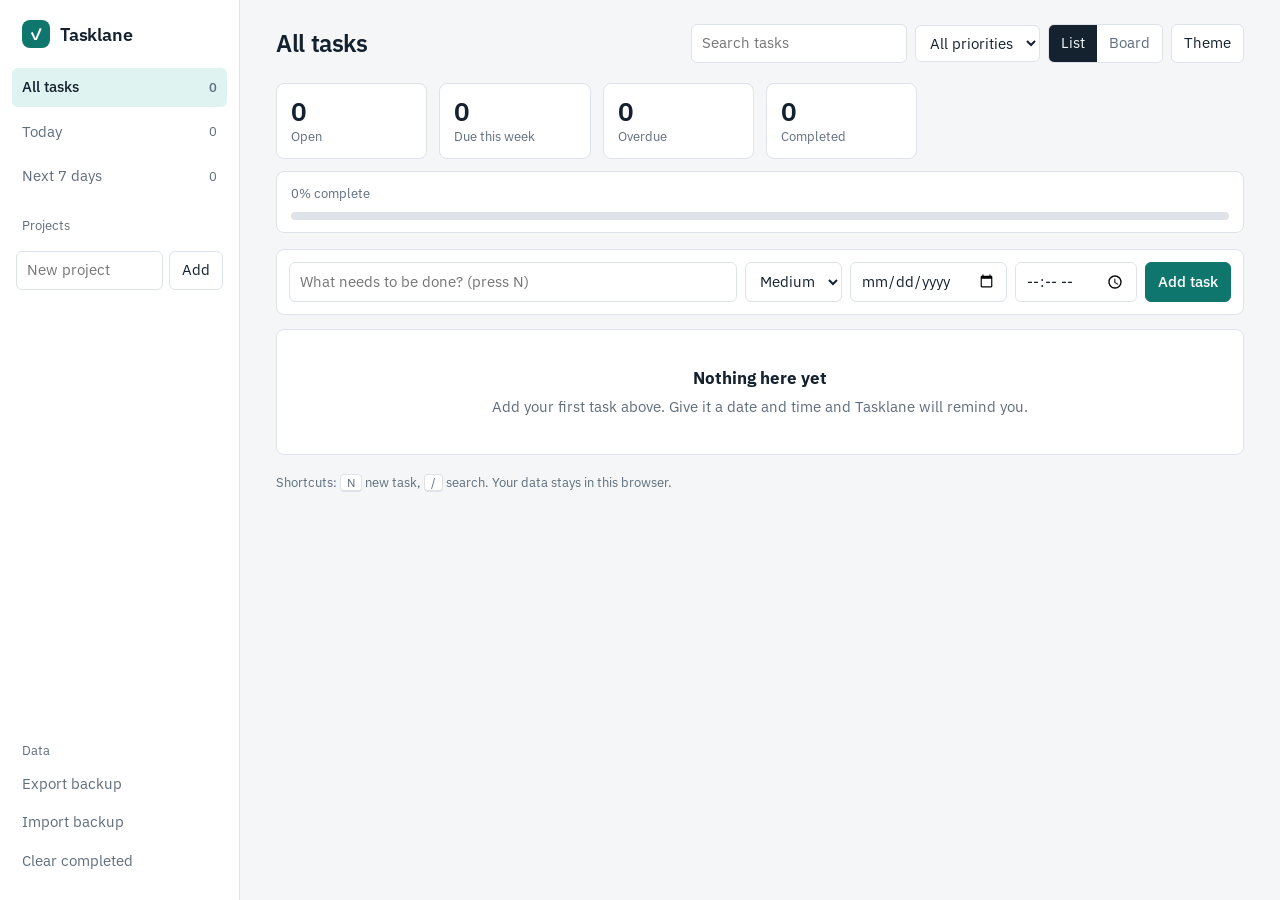
<file: index.html>
<!DOCTYPE html>
<html lang="en">
<head>
<meta charset="utf-8">
<meta name="viewport" content="width=device-width, initial-scale=1, viewport-fit=cover">
<title>Tasklane | Task Manager</title>
<meta name="description" content="Tasklane is a fast, private task manager with projects, due dates and times, reminders, and a drag-and-drop board.">
<meta name="theme-color" content="#0f766e">
<link rel="stylesheet" href="https://fonts.googleapis.com/css2?family=IBM+Plex+Sans:wght@400;500;600&display=swap">
<link rel="stylesheet" href="style.css">
</head>
<body>
<div class="app">
<aside id="side"></aside>
<main>
<header class="top">
<h1 id="title"></h1>
<div class="tools">
<input id="q" type="search" placeholder="Search tasks" aria-label="Search tasks">
<select id="pf" aria-label="Filter by priority"><option value="">All priorities</option><option value="high">High</option><option value="med">Medium</option><option value="low">Low</option></select>
<div class="seg" role="group" aria-label="View"><button id="vl">List</button><button id="vb">Board</button></div>
<button class="btn" id="th" aria-label="Toggle theme">Theme</button>
</div>
</header>
<section class="stats" id="stats"></section>
<form class="quick" id="quick"><input id="qt" placeholder="What needs to be done? (press N)" aria-label="New task title" required><select id="qr" aria-label="Priority"><option value="med">Medium</option><option value="high">High</option><option value="low">Low</option></select><input id="qd" type="date" aria-label="Due date"><input id="qm" type="time" aria-label="Due time"><button class="btn pri">Add task</button></form>
<div id="view"></div>
<p class="hint">Shortcuts: <kbd>N</kbd> new task, <kbd>/</kbd> search. Your data stays in this browser.</p>
</main>
</div>
<dialog id="dlg"><form id="f" method="dialog">
<h2 id="dh">Edit task</h2>
<label for="fT">Title</label><input id="fT" required>
<label for="fN">Notes</label><textarea id="fN" rows="3"></textarea>
<div class="two"><div><label for="fP">Project</label><select id="fP"></select></div><div><label for="fS">Status</label><select id="fS"><option value="todo">To do</option><option value="doing">In progress</option><option value="done">Done</option></select></div></div>
<div class="three"><div><label for="fR">Priority</label><select id="fR"><option value="high">High</option><option value="med">Medium</option><option value="low">Low</option></select></div><div><label for="fD">Due date</label><input id="fD" type="date"></div><div><label for="fM">Due time</label><input id="fM" type="time"></div></div>
<div class="acts"><button type="button" class="btn" id="del">Delete task</button><span><button type="button" class="btn" id="cn">Cancel</button> <button class="btn pri">Save task</button></span></div>
</form></dialog>
<div id="toast" role="status" hidden></div>
<script src="script.js"></script>
</body>
</html>
</file>
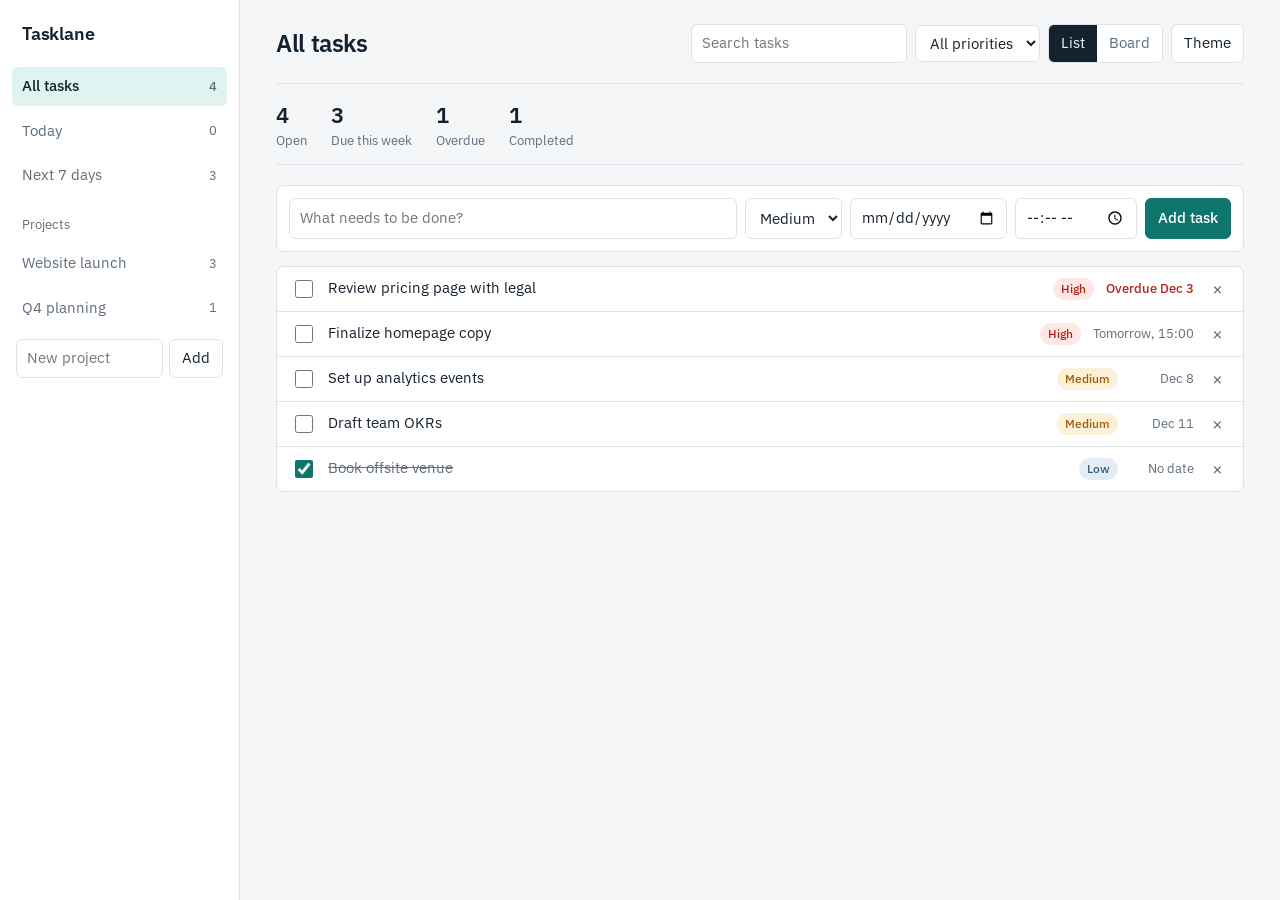
<file: tasklane/index.html>
<!DOCTYPE html>
<html lang="en">
<head>
<meta charset="utf-8">
<meta name="viewport" content="width=device-width, initial-scale=1, viewport-fit=cover">
<title>Tasklane</title>
<link rel="stylesheet" href="https://fonts.googleapis.com/css2?family=IBM+Plex+Sans:wght@400;500;600&display=swap">
<link rel="stylesheet" href="style.css">
</head>
<body>
<div class="app">
<aside id="side"></aside>
<main>
<header class="top">
<h1 id="title"></h1>
<div class="tools">
<input id="q" type="search" placeholder="Search tasks" aria-label="Search tasks">
<select id="pf" aria-label="Filter by priority"><option value="">All priorities</option><option value="high">High</option><option value="med">Medium</option><option value="low">Low</option></select>
<div class="seg" role="group" aria-label="View"><button id="vl">List</button><button id="vb">Board</button></div>
<button class="btn" id="th" aria-label="Toggle theme">Theme</button>
</div>
</header>
<section class="stats" id="stats"></section>
<form class="quick" id="quick"><input id="qt" placeholder="What needs to be done?" aria-label="New task title" required><select id="qr" aria-label="Priority"><option value="med">Medium</option><option value="high">High</option><option value="low">Low</option></select><input id="qd" type="date" aria-label="Due date"><input id="qm" type="time" aria-label="Due time"><button class="btn pri">Add task</button></form>
<div id="view"></div>
</main>
</div>
<dialog id="dlg"><form id="f" method="dialog">
<h2 id="dh">Edit task</h2>
<label for="fT">Title</label><input id="fT" required>
<label for="fN">Notes</label><textarea id="fN" rows="3"></textarea>
<div class="two"><div><label for="fP">Project</label><select id="fP"></select></div><div><label for="fS">Status</label><select id="fS"><option value="todo">To do</option><option value="doing">In progress</option><option value="done">Done</option></select></div></div>
<div class="three"><div><label for="fR">Priority</label><select id="fR"><option value="high">High</option><option value="med">Medium</option><option value="low">Low</option></select></div><div><label for="fD">Due date</label><input id="fD" type="date"></div><div><label for="fM">Due time</label><input id="fM" type="time"></div></div>
<div class="acts"><button type="button" class="btn" id="del">Delete task</button><span><button type="button" class="btn" id="cn">Cancel</button> <button class="btn pri">Save task</button></span></div>
</form></dialog>
<div id="toast" role="status" hidden></div>
<script src="script.js"></script>
</body>
</html>
</file>
<file: style.css>
:root{--bg:#f4f6f8;--panel:#fff;--ink:#14212e;--mute:#5f6e7d;--line:#dde3e9;--acc:#0f766e;--acc-ink:#fff;--acc-soft:#dff3f0;--hi:#b42318;--hi-bg:#fde8e6;--md:#a15c07;--md-bg:#fdf0d9;--lo:#3b5b7a;--lo-bg:#e4edf5;
box-sizing:border-box;padding-top:env(safe-area-inset-top,0px);padding-bottom:env(safe-area-inset-bottom,0px)}
@media (prefers-color-scheme:dark){:root:not([data-theme="light"]){--bg:#0f1720;--panel:#17212c;--ink:#e8eef4;--mute:#92a1b0;--line:#27333f;--acc:#2dd4bf;--acc-ink:#06201d;--acc-soft:#123530;--hi:#ff8a7d;--hi-bg:#3a1b19;--md:#f2b866;--md-bg:#3a2a10;--lo:#8fb4d9;--lo-bg:#1b2c3d}}
:root[data-theme="dark"]{--bg:#0f1720;--panel:#17212c;--ink:#e8eef4;--mute:#92a1b0;--line:#27333f;--acc:#2dd4bf;--acc-ink:#06201d;--acc-soft:#123530;--hi:#ff8a7d;--hi-bg:#3a1b19;--md:#f2b866;--md-bg:#3a2a10;--lo:#8fb4d9;--lo-bg:#1b2c3d}
*{box-sizing:border-box}
html{scroll-padding-top:env(safe-area-inset-top,0px)}
body{margin:0;background:var(--bg);color:var(--ink);font:15px/1.5 "IBM Plex Sans",system-ui,-apple-system,Segoe UI,sans-serif}
button,input,select,textarea{font:inherit;color:inherit}
button{cursor:pointer}
:focus-visible{outline:2px solid var(--acc);outline-offset:2px}
.app{display:grid;grid-template-columns:240px 1fr;min-height:100vh}
aside{background:var(--panel);border-right:1px solid var(--line);padding:20px 12px;display:flex;flex-direction:column;gap:6px}
.brand{font-weight:600;font-size:18px;padding:0 10px 14px;letter-spacing:-.01em}
.nav{display:flex;justify-content:space-between;align-items:center;width:100%;border:0;background:none;text-align:left;padding:8px 10px;border-radius:6px;color:var(--mute)}
.nav:hover{background:var(--bg)}
.nav.on{background:var(--acc-soft);color:var(--ink);font-weight:500}
.nav small{color:var(--mute)}
.side-h{padding:14px 10px 4px;color:var(--mute);font-size:13px}
.addp{display:flex;gap:6px;padding:6px 4px}
.addp input{flex:1;min-width:0}
main{padding:24px clamp(16px,3vw,36px);min-width:0}
header.top{display:flex;flex-wrap:wrap;gap:12px;align-items:center;justify-content:space-between}
h1{margin:0;font-size:24px;font-weight:600;letter-spacing:-.015em}
.tools{display:flex;flex-wrap:wrap;gap:8px;align-items:center}
input,select,textarea{background:var(--panel);border:1px solid var(--line);border-radius:6px;padding:7px 10px}
.btn{border:1px solid var(--line);background:var(--panel);border-radius:6px;padding:7px 12px}
.btn.pri{background:var(--acc);border-color:var(--acc);color:var(--acc-ink);font-weight:500}
.seg{display:inline-flex;border:1px solid var(--line);border-radius:6px;overflow:hidden}
.seg button{border:0;background:var(--panel);padding:7px 12px;color:var(--mute)}
.seg button.on{background:var(--ink);color:var(--bg)}
.stats{display:flex;flex-wrap:wrap;gap:24px;margin:20px 0;padding:14px 0;border-block:1px solid var(--line)}
.stats div{display:flex;flex-direction:column}
.stats b{font-size:22px;font-weight:600}
.stats span{color:var(--mute);font-size:13px}
.list{background:var(--panel);border:1px solid var(--line);border-radius:8px;overflow:hidden}
.row{display:grid;grid-template-columns:auto 1fr auto auto auto;gap:12px;align-items:center;padding:10px 14px;border-bottom:1px solid var(--line)}
.row:last-child{border-bottom:0}
.row:hover{background:var(--bg)}
.t{background:none;border:0;text-align:left;padding:0;min-width:0;overflow:hidden;text-overflow:ellipsis;white-space:nowrap}
.done .t{text-decoration:line-through;color:var(--mute)}
.chk{width:18px;height:18px;accent-color:var(--acc)}
.tag{font-size:12px;padding:2px 8px;border-radius:99px;font-weight:500}
.p-high{background:var(--hi-bg);color:var(--hi)}.p-med{background:var(--md-bg);color:var(--md)}.p-low{background:var(--lo-bg);color:var(--lo)}
.due{color:var(--mute);font-size:13px;min-width:64px;text-align:right}
.due.late{color:var(--hi);font-weight:500}
.x{border:0;background:none;color:var(--mute);font-size:18px;line-height:1;padding:2px 6px;border-radius:4px}
.x:hover{color:var(--hi)}
.quick{display:flex;flex-wrap:wrap;gap:8px;margin:0 0 14px;padding:12px;background:var(--panel);border:1px solid var(--line);border-radius:8px}
.quick #qt{flex:1 1 240px;min-width:0}
.three{display:grid;grid-template-columns:1fr 1fr 1fr;gap:10px}
#toast{position:fixed;right:16px;bottom:calc(16px + env(safe-area-inset-bottom,0px));background:var(--ink);color:var(--bg);padding:12px 16px;border-radius:8px;max-width:320px;box-shadow:0 6px 24px rgba(0,0,0,.25)}
#toast[hidden]{display:none}
.board{display:grid;grid-template-columns:repeat(3,minmax(220px,1fr));gap:14px;overflow-x:auto}
.col{background:var(--panel);border:1px solid var(--line);border-radius:8px;padding:10px;min-height:200px}
.col.over{outline:2px dashed var(--acc)}
.col h3{margin:2px 4px 10px;font-size:14px;font-weight:600;display:flex;justify-content:space-between}
.col h3 span{color:var(--mute);font-weight:400}
.card{background:var(--bg);border:1px solid var(--line);border-radius:6px;padding:10px;margin-bottom:8px;cursor:grab}
.card .t{white-space:normal;display:block;width:100%;margin-bottom:8px}
.card div{display:flex;justify-content:space-between;align-items:center}
.empty{padding:36px 16px;text-align:center;color:var(--mute)}
dialog{border:1px solid var(--line);border-radius:10px;background:var(--panel);color:var(--ink);padding:22px;width:min(540px,94vw)}
dialog::backdrop{background:rgba(10,18,26,.5)}
dialog h2{margin:0 0 14px;font-size:18px}
label{display:block;font-size:13px;color:var(--mute);margin:10px 0 4px}
dialog input,dialog select,dialog textarea{width:100%}
.two{display:grid;grid-template-columns:1fr 1fr;gap:10px}
.acts{display:flex;justify-content:space-between;margin-top:18px}
@media(max-width:760px){.app{grid-template-columns:1fr}aside{border-right:0;border-bottom:1px solid var(--line);flex-direction:row;flex-wrap:wrap;align-items:center}.brand{padding:0 8px}.side-h,.addp{display:none}.nav{width:auto}.row{grid-template-columns:auto 1fr auto auto}.row .tag{display:none}.board{grid-template-columns:repeat(3,260px)}}

.brand{display:flex;align-items:center;gap:10px}
.brand::before{content:"\2713";display:grid;place-items:center;width:28px;height:28px;border-radius:8px;background:var(--acc);color:var(--acc-ink);font-size:16px}
.stats{display:grid;grid-template-columns:repeat(auto-fit,minmax(140px,1fr));gap:12px;padding:0;border:0;margin:20px 0 16px}
.stats div{background:var(--panel);border:1px solid var(--line);border-radius:8px;padding:12px 14px}
.stats b{font-size:26px;line-height:1.2}
.stats .prog{grid-column:1/-1}
.prog i{display:block;height:8px;border-radius:99px;background:var(--line);overflow:hidden;margin-top:8px}
.prog u{display:block;height:100%;background:var(--acc);border-radius:99px;transition:width .35s ease}
.prow{display:flex;align-items:center}
.prow .nav{flex:1;min-width:0}
.prow .px{opacity:0}
.prow:hover .px,.prow .px:focus{opacity:1}
.data{margin-top:auto;padding-top:16px}
.empty b{display:block;color:var(--ink);font-size:17px;margin-bottom:4px}
.empty-col{color:var(--mute);text-align:center;border:1px dashed var(--line);border-radius:6px;padding:18px 8px;margin:0 0 8px;font-size:13px}
.card{transition:border-color .15s,box-shadow .15s}
.card:hover{border-color:var(--acc);box-shadow:0 2px 10px rgba(0,0,0,.08)}
.row{transition:background .15s}
.hint{color:var(--mute);font-size:13px;margin:18px 0 0}
kbd{font:inherit;font-size:12px;border:1px solid var(--line);border-bottom-width:2px;border-radius:4px;padding:0 6px;background:var(--panel)}
#toast button{margin-left:10px;background:none;border:0;color:inherit;text-decoration:underline;font-weight:600;padding:0}
@media(max-width:760px){.data{display:none}.three{grid-template-columns:1fr}}
@media(prefers-reduced-motion:reduce){*{transition:none!important}}
</file>
<file: tasklane/style.css>
:root{--bg:#f4f6f8;--panel:#fff;--ink:#14212e;--mute:#5f6e7d;--line:#dde3e9;--acc:#0f766e;--acc-ink:#fff;--acc-soft:#dff3f0;--hi:#b42318;--hi-bg:#fde8e6;--md:#a15c07;--md-bg:#fdf0d9;--lo:#3b5b7a;--lo-bg:#e4edf5;
box-sizing:border-box;padding-top:env(safe-area-inset-top,0px);padding-bottom:env(safe-area-inset-bottom,0px)}
@media (prefers-color-scheme:dark){:root:not([data-theme="light"]){--bg:#0f1720;--panel:#17212c;--ink:#e8eef4;--mute:#92a1b0;--line:#27333f;--acc:#2dd4bf;--acc-ink:#06201d;--acc-soft:#123530;--hi:#ff8a7d;--hi-bg:#3a1b19;--md:#f2b866;--md-bg:#3a2a10;--lo:#8fb4d9;--lo-bg:#1b2c3d}}
:root[data-theme="dark"]{--bg:#0f1720;--panel:#17212c;--ink:#e8eef4;--mute:#92a1b0;--line:#27333f;--acc:#2dd4bf;--acc-ink:#06201d;--acc-soft:#123530;--hi:#ff8a7d;--hi-bg:#3a1b19;--md:#f2b866;--md-bg:#3a2a10;--lo:#8fb4d9;--lo-bg:#1b2c3d}
*{box-sizing:border-box}
html{scroll-padding-top:env(safe-area-inset-top,0px)}
body{margin:0;background:var(--bg);color:var(--ink);font:15px/1.5 "IBM Plex Sans",system-ui,-apple-system,Segoe UI,sans-serif}
button,input,select,textarea{font:inherit;color:inherit}
button{cursor:pointer}
:focus-visible{outline:2px solid var(--acc);outline-offset:2px}
.app{display:grid;grid-template-columns:240px 1fr;min-height:100vh}
aside{background:var(--panel);border-right:1px solid var(--line);padding:20px 12px;display:flex;flex-direction:column;gap:6px}
.brand{font-weight:600;font-size:18px;padding:0 10px 14px;letter-spacing:-.01em}
.nav{display:flex;justify-content:space-between;align-items:center;width:100%;border:0;background:none;text-align:left;padding:8px 10px;border-radius:6px;color:var(--mute)}
.nav:hover{background:var(--bg)}
.nav.on{background:var(--acc-soft);color:var(--ink);font-weight:500}
.nav small{color:var(--mute)}
.side-h{padding:14px 10px 4px;color:var(--mute);font-size:13px}
.addp{display:flex;gap:6px;padding:6px 4px}
.addp input{flex:1;min-width:0}
main{padding:24px clamp(16px,3vw,36px);min-width:0}
header.top{display:flex;flex-wrap:wrap;gap:12px;align-items:center;justify-content:space-between}
h1{margin:0;font-size:24px;font-weight:600;letter-spacing:-.015em}
.tools{display:flex;flex-wrap:wrap;gap:8px;align-items:center}
input,select,textarea{background:var(--panel);border:1px solid var(--line);border-radius:6px;padding:7px 10px}
.btn{border:1px solid var(--line);background:var(--panel);border-radius:6px;padding:7px 12px}
.btn.pri{background:var(--acc);border-color:var(--acc);color:var(--acc-ink);font-weight:500}
.seg{display:inline-flex;border:1px solid var(--line);border-radius:6px;overflow:hidden}
.seg button{border:0;background:var(--panel);padding:7px 12px;color:var(--mute)}
.seg button.on{background:var(--ink);color:var(--bg)}
.stats{display:flex;flex-wrap:wrap;gap:24px;margin:20px 0;padding:14px 0;border-block:1px solid var(--line)}
.stats div{display:flex;flex-direction:column}
.stats b{font-size:22px;font-weight:600}
.stats span{color:var(--mute);font-size:13px}
.list{background:var(--panel);border:1px solid var(--line);border-radius:8px;overflow:hidden}
.row{display:grid;grid-template-columns:auto 1fr auto auto auto;gap:12px;align-items:center;padding:10px 14px;border-bottom:1px solid var(--line)}
.row:last-child{border-bottom:0}
.row:hover{background:var(--bg)}
.t{background:none;border:0;text-align:left;padding:0;min-width:0;overflow:hidden;text-overflow:ellipsis;white-space:nowrap}
.done .t{text-decoration:line-through;color:var(--mute)}
.chk{width:18px;height:18px;accent-color:var(--acc)}
.tag{font-size:12px;padding:2px 8px;border-radius:99px;font-weight:500}
.p-high{background:var(--hi-bg);color:var(--hi)}.p-med{background:var(--md-bg);color:var(--md)}.p-low{background:var(--lo-bg);color:var(--lo)}
.due{color:var(--mute);font-size:13px;min-width:64px;text-align:right}
.due.late{color:var(--hi);font-weight:500}
.x{border:0;background:none;color:var(--mute);font-size:18px;line-height:1;padding:2px 6px;border-radius:4px}
.x:hover{color:var(--hi)}
.quick{display:flex;flex-wrap:wrap;gap:8px;margin:0 0 14px;padding:12px;background:var(--panel);border:1px solid var(--line);border-radius:8px}
.quick #qt{flex:1 1 240px;min-width:0}
.three{display:grid;grid-template-columns:1fr 1fr 1fr;gap:10px}
#toast{position:fixed;right:16px;bottom:calc(16px + env(safe-area-inset-bottom,0px));background:var(--ink);color:var(--bg);padding:12px 16px;border-radius:8px;max-width:320px;box-shadow:0 6px 24px rgba(0,0,0,.25)}
#toast[hidden]{display:none}
.board{display:grid;grid-template-columns:repeat(3,minmax(220px,1fr));gap:14px;overflow-x:auto}
.col{background:var(--panel);border:1px solid var(--line);border-radius:8px;padding:10px;min-height:200px}
.col.over{outline:2px dashed var(--acc)}
.col h3{margin:2px 4px 10px;font-size:14px;font-weight:600;display:flex;justify-content:space-between}
.col h3 span{color:var(--mute);font-weight:400}
.card{background:var(--bg);border:1px solid var(--line);border-radius:6px;padding:10px;margin-bottom:8px;cursor:grab}
.card .t{white-space:normal;display:block;width:100%;margin-bottom:8px}
.card div{display:flex;justify-content:space-between;align-items:center}
.empty{padding:36px 16px;text-align:center;color:var(--mute)}
dialog{border:1px solid var(--line);border-radius:10px;background:var(--panel);color:var(--ink);padding:22px;width:min(540px,94vw)}
dialog::backdrop{background:rgba(10,18,26,.5)}
dialog h2{margin:0 0 14px;font-size:18px}
label{display:block;font-size:13px;color:var(--mute);margin:10px 0 4px}
dialog input,dialog select,dialog textarea{width:100%}
.two{display:grid;grid-template-columns:1fr 1fr;gap:10px}
.acts{display:flex;justify-content:space-between;margin-top:18px}
@media(max-width:760px){.app{grid-template-columns:1fr}aside{border-right:0;border-bottom:1px solid var(--line);flex-direction:row;flex-wrap:wrap;align-items:center}.brand{padding:0 8px}.side-h,.addp{display:none}.nav{width:auto}.row{grid-template-columns:auto 1fr auto auto}.row .tag{display:none}.board{grid-template-columns:repeat(3,260px)}}
</file>
